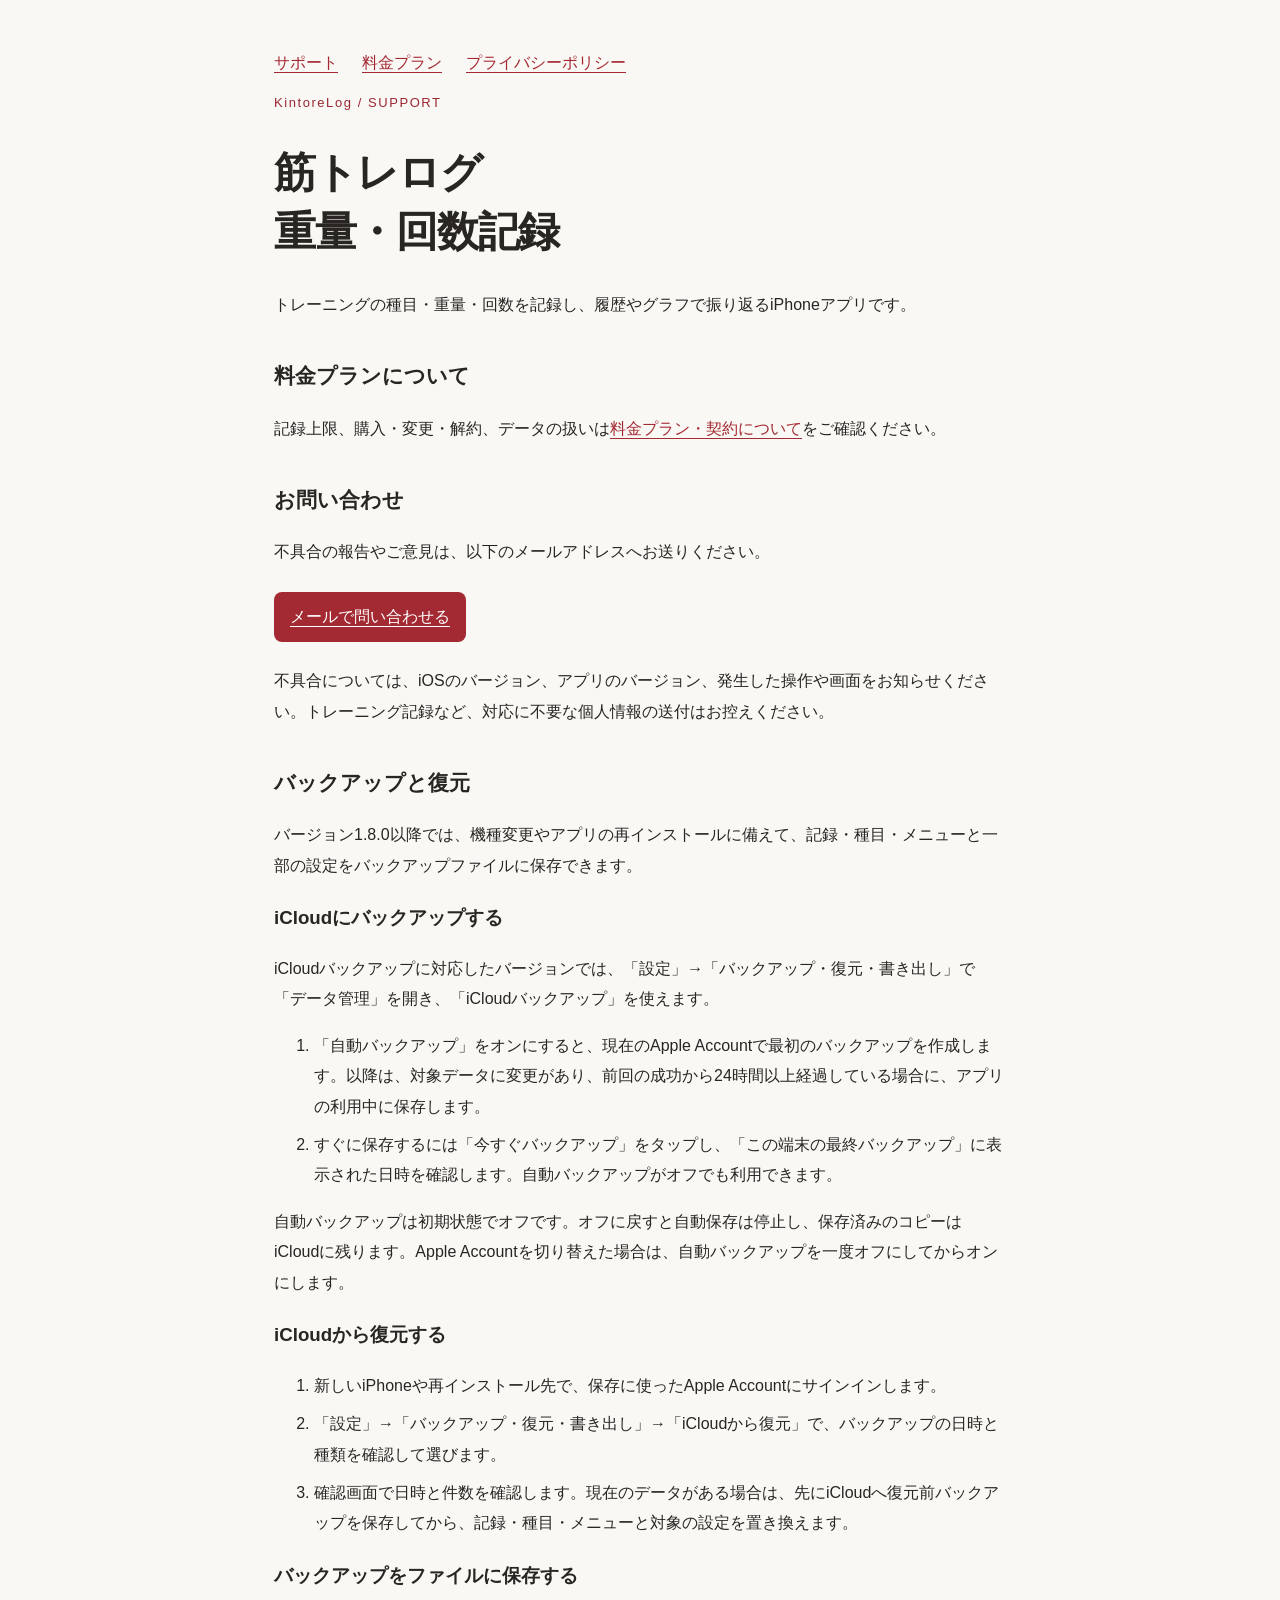
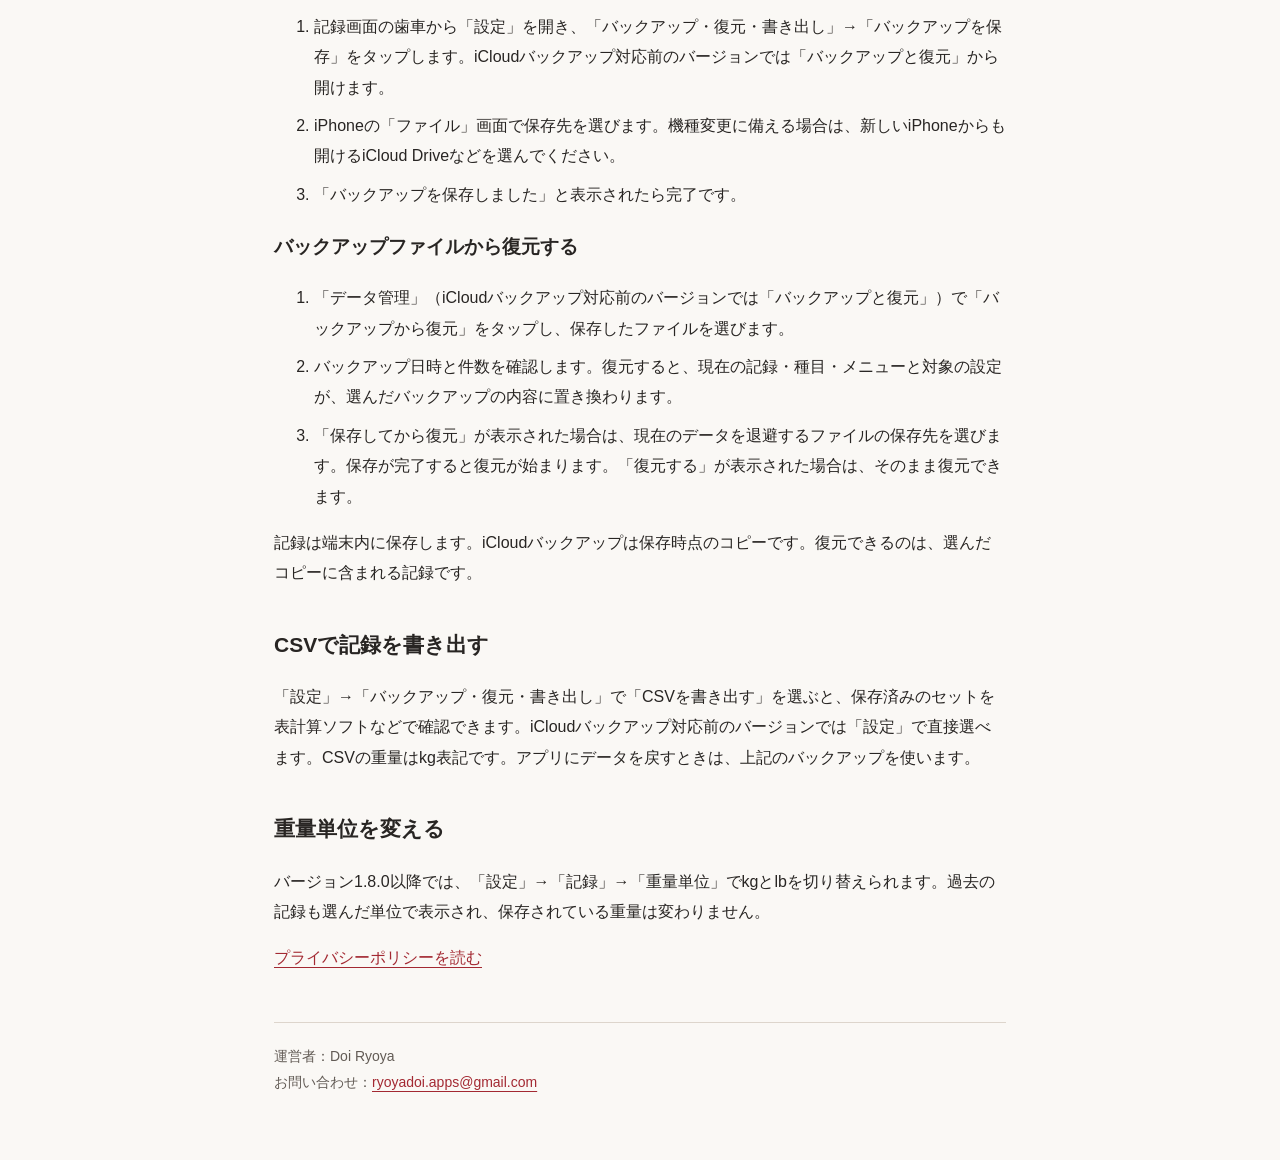
<file: index.html>
<!doctype html><html lang="ja"><head><meta charset="utf-8"><meta name="viewport" content="width=device-width, initial-scale=1"><title>サポート | 筋トレログ</title><link rel="stylesheet" href="style.css"></head><body><main><nav aria-label="ページ"><a href="index.html">サポート</a><a href="subscriptions.html">料金プラン</a><a href="privacy.html">プライバシーポリシー</a></nav><p class="label">KintoreLog / SUPPORT</p><h1>筋トレログ<br>重量・回数記録</h1><p>トレーニングの種目・重量・回数を記録し、履歴やグラフで振り返るiPhoneアプリです。</p><h2>料金プランについて</h2><p>記録上限、購入・変更・解約、データの扱いは<a href="subscriptions.html">料金プラン・契約について</a>をご確認ください。</p><h2>お問い合わせ</h2><p>不具合の報告やご意見は、以下のメールアドレスへお送りください。</p><a class="contact" href="mailto:ryoyadoi.apps@gmail.com">メールで問い合わせる</a><p>不具合については、iOSのバージョン、アプリのバージョン、発生した操作や画面をお知らせください。トレーニング記録など、対応に不要な個人情報の送付はお控えください。</p>
<h2 id="backup">バックアップと復元</h2>
<p>バージョン1.8.0以降では、機種変更やアプリの再インストールに備えて、記録・種目・メニューと一部の設定をバックアップファイルに保存できます。</p>
<h3 id="icloud-backup">iCloudにバックアップする</h3>
<p>iCloudバックアップに対応したバージョンでは、「設定」→「バックアップ・復元・書き出し」で「データ管理」を開き、「iCloudバックアップ」を使えます。</p>
<ol>
  <li>「自動バックアップ」をオンにすると、現在のApple Accountで最初のバックアップを作成します。以降は、対象データに変更があり、前回の成功から24時間以上経過している場合に、アプリの利用中に保存します。</li>
  <li>すぐに保存するには「今すぐバックアップ」をタップし、「この端末の最終バックアップ」に表示された日時を確認します。自動バックアップがオフでも利用できます。</li>
</ol>
<p>自動バックアップは初期状態でオフです。オフに戻すと自動保存は停止し、保存済みのコピーはiCloudに残ります。Apple Accountを切り替えた場合は、自動バックアップを一度オフにしてからオンにします。</p>
<h3>iCloudから復元する</h3>
<ol>
  <li>新しいiPhoneや再インストール先で、保存に使ったApple Accountにサインインします。</li>
  <li>「設定」→「バックアップ・復元・書き出し」→「iCloudから復元」で、バックアップの日時と種類を確認して選びます。</li>
  <li>確認画面で日時と件数を確認します。現在のデータがある場合は、先にiCloudへ復元前バックアップを保存してから、記録・種目・メニューと対象の設定を置き換えます。</li>
</ol>
<h3>バックアップをファイルに保存する</h3>
<ol>
  <li>記録画面の歯車から「設定」を開き、「バックアップ・復元・書き出し」→「バックアップを保存」をタップします。iCloudバックアップ対応前のバージョンでは「バックアップと復元」から開けます。</li>
  <li>iPhoneの「ファイル」画面で保存先を選びます。機種変更に備える場合は、新しいiPhoneからも開けるiCloud Driveなどを選んでください。</li>
  <li>「バックアップを保存しました」と表示されたら完了です。</li>
</ol>
<h3>バックアップファイルから復元する</h3>
<ol>
  <li>「データ管理」（iCloudバックアップ対応前のバージョンでは「バックアップと復元」）で「バックアップから復元」をタップし、保存したファイルを選びます。</li>
  <li>バックアップ日時と件数を確認します。復元すると、現在の記録・種目・メニューと対象の設定が、選んだバックアップの内容に置き換わります。</li>
  <li>「保存してから復元」が表示された場合は、現在のデータを退避するファイルの保存先を選びます。保存が完了すると復元が始まります。「復元する」が表示された場合は、そのまま復元できます。</li>
</ol>
<p>記録は端末内に保存します。iCloudバックアップは保存時点のコピーです。復元できるのは、選んだコピーに含まれる記録です。</p>
<h2 id="csv">CSVで記録を書き出す</h2>
<p>「設定」→「バックアップ・復元・書き出し」で「CSVを書き出す」を選ぶと、保存済みのセットを表計算ソフトなどで確認できます。iCloudバックアップ対応前のバージョンでは「設定」で直接選べます。CSVの重量はkg表記です。アプリにデータを戻すときは、上記のバックアップを使います。</p>
<h2 id="weight-unit">重量単位を変える</h2>
<p>バージョン1.8.0以降では、「設定」→「記録」→「重量単位」でkgとlbを切り替えられます。過去の記録も選んだ単位で表示され、保存されている重量は変わりません。</p>
<p><a href="privacy.html">プライバシーポリシーを読む</a></p>
<footer>運営者：Doi Ryoya<br>お問い合わせ：<a href="mailto:ryoyadoi.apps@gmail.com">ryoyadoi.apps@gmail.com</a></footer></main></body></html>
</file>
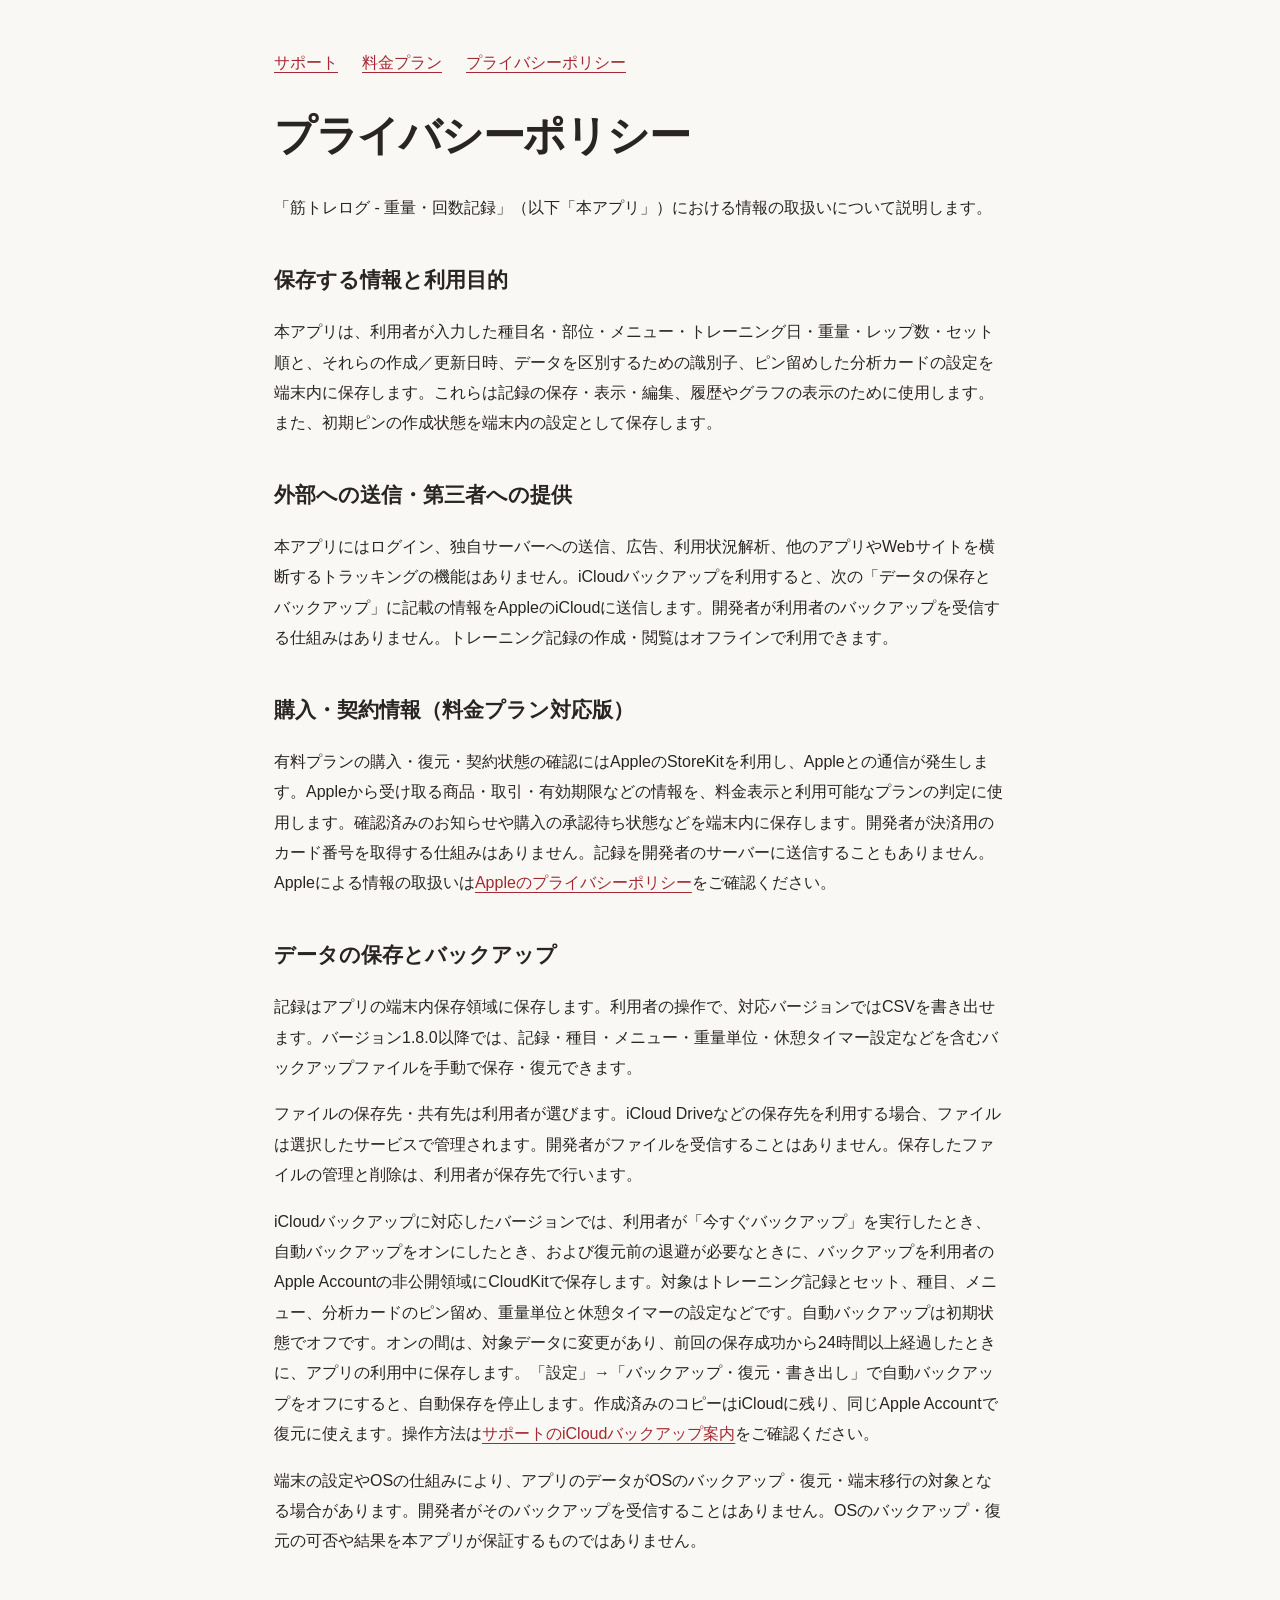
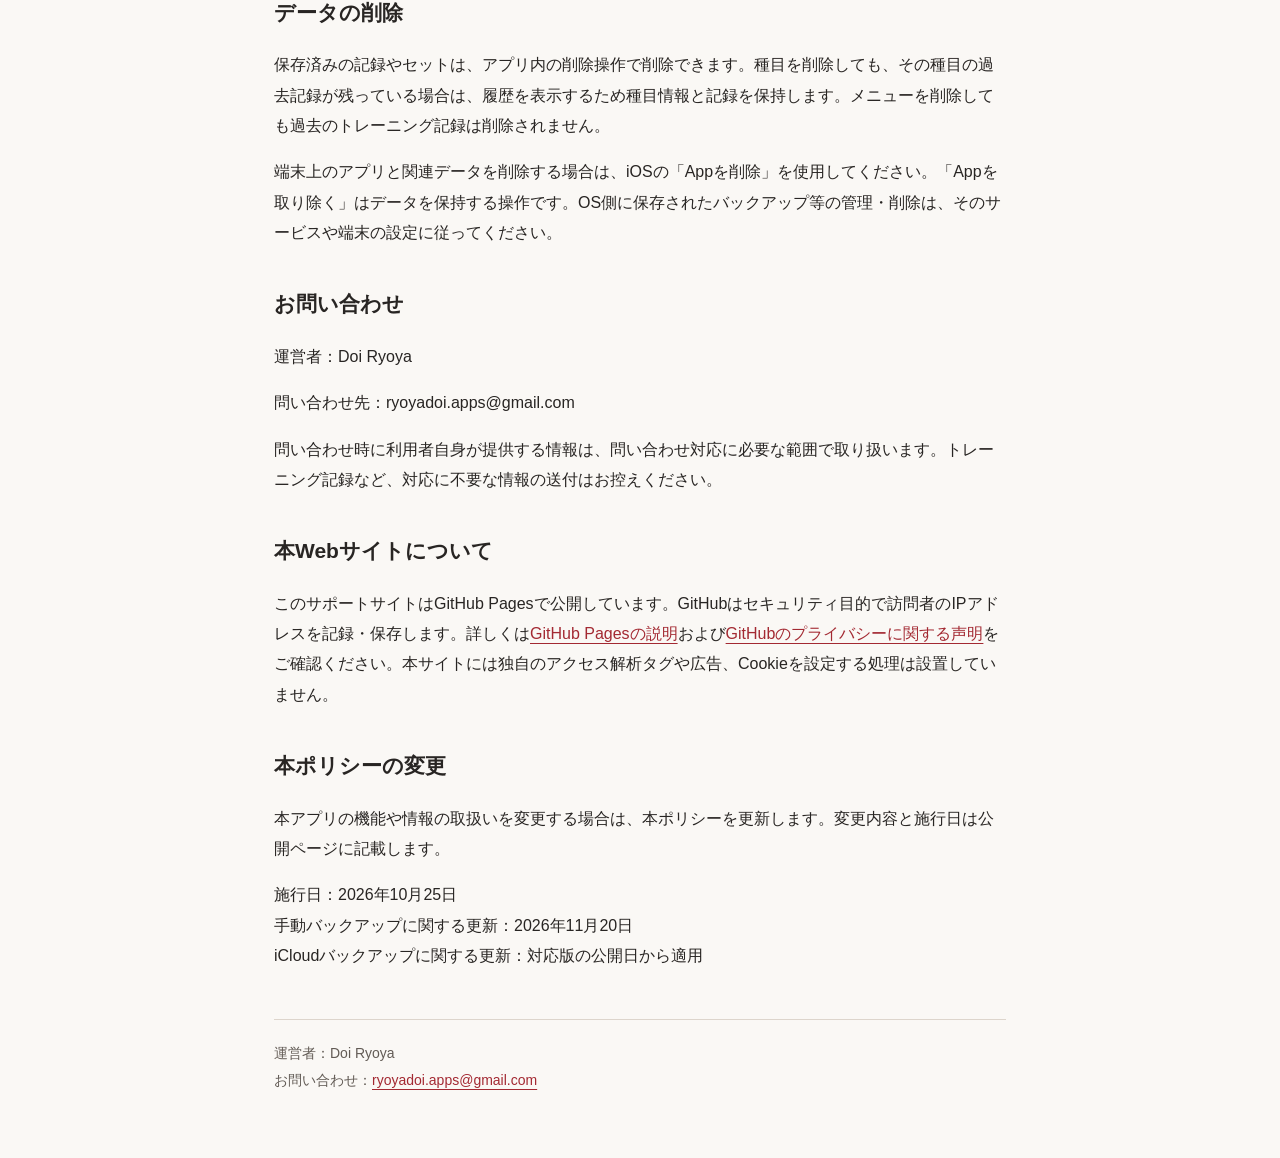
<file: privacy.html>
<!doctype html><html lang="ja"><head><meta charset="utf-8"><meta name="viewport" content="width=device-width, initial-scale=1"><title>プライバシーポリシー | 筋トレログ</title><link rel="stylesheet" href="style.css"></head><body><main><nav aria-label="ページ"><a href="index.html">サポート</a><a href="subscriptions.html">料金プラン</a><a href="privacy.html">プライバシーポリシー</a></nav><h1>プライバシーポリシー</h1><p>「筋トレログ - 重量・回数記録」（以下「本アプリ」）における情報の取扱いについて説明します。</p><h2>保存する情報と利用目的</h2><p>本アプリは、利用者が入力した種目名・部位・メニュー・トレーニング日・重量・レップ数・セット順と、それらの作成／更新日時、データを区別するための識別子、ピン留めした分析カードの設定を端末内に保存します。これらは記録の保存・表示・編集、履歴やグラフの表示のために使用します。また、初期ピンの作成状態を端末内の設定として保存します。</p><h2>外部への送信・第三者への提供</h2><p>本アプリにはログイン、独自サーバーへの送信、広告、利用状況解析、他のアプリやWebサイトを横断するトラッキングの機能はありません。iCloudバックアップを利用すると、次の「データの保存とバックアップ」に記載の情報をAppleのiCloudに送信します。開発者が利用者のバックアップを受信する仕組みはありません。トレーニング記録の作成・閲覧はオフラインで利用できます。</p><h2>購入・契約情報（料金プラン対応版）</h2><p>有料プランの購入・復元・契約状態の確認にはAppleのStoreKitを利用し、Appleとの通信が発生します。Appleから受け取る商品・取引・有効期限などの情報を、料金表示と利用可能なプランの判定に使用します。確認済みのお知らせや購入の承認待ち状態などを端末内に保存します。開発者が決済用のカード番号を取得する仕組みはありません。記録を開発者のサーバーに送信することもありません。Appleによる情報の取扱いは<a href="https://www.apple.com/legal/privacy/jp/">Appleのプライバシーポリシー</a>をご確認ください。</p><h2>データの保存とバックアップ</h2><p>記録はアプリの端末内保存領域に保存します。利用者の操作で、対応バージョンではCSVを書き出せます。バージョン1.8.0以降では、記録・種目・メニュー・重量単位・休憩タイマー設定などを含むバックアップファイルを手動で保存・復元できます。</p><p>ファイルの保存先・共有先は利用者が選びます。iCloud Driveなどの保存先を利用する場合、ファイルは選択したサービスで管理されます。開発者がファイルを受信することはありません。保存したファイルの管理と削除は、利用者が保存先で行います。</p><p>iCloudバックアップに対応したバージョンでは、利用者が「今すぐバックアップ」を実行したとき、自動バックアップをオンにしたとき、および復元前の退避が必要なときに、バックアップを利用者のApple Accountの非公開領域にCloudKitで保存します。対象はトレーニング記録とセット、種目、メニュー、分析カードのピン留め、重量単位と休憩タイマーの設定などです。自動バックアップは初期状態でオフです。オンの間は、対象データに変更があり、前回の保存成功から24時間以上経過したときに、アプリの利用中に保存します。「設定」→「バックアップ・復元・書き出し」で自動バックアップをオフにすると、自動保存を停止します。作成済みのコピーはiCloudに残り、同じApple Accountで復元に使えます。操作方法は<a href="index.html#icloud-backup">サポートのiCloudバックアップ案内</a>をご確認ください。</p><p>端末の設定やOSの仕組みにより、アプリのデータがOSのバックアップ・復元・端末移行の対象となる場合があります。開発者がそのバックアップを受信することはありません。OSのバックアップ・復元の可否や結果を本アプリが保証するものではありません。</p><h2>データの削除</h2><p>保存済みの記録やセットは、アプリ内の削除操作で削除できます。種目を削除しても、その種目の過去記録が残っている場合は、履歴を表示するため種目情報と記録を保持します。メニューを削除しても過去のトレーニング記録は削除されません。</p><p>端末上のアプリと関連データを削除する場合は、iOSの「Appを削除」を使用してください。「Appを取り除く」はデータを保持する操作です。OS側に保存されたバックアップ等の管理・削除は、そのサービスや端末の設定に従ってください。</p><h2>お問い合わせ</h2><p>運営者：Doi Ryoya</p><p>問い合わせ先：ryoyadoi.apps@gmail.com</p><p>問い合わせ時に利用者自身が提供する情報は、問い合わせ対応に必要な範囲で取り扱います。トレーニング記録など、対応に不要な情報の送付はお控えください。</p><h2>本Webサイトについて</h2><p>このサポートサイトはGitHub Pagesで公開しています。GitHubはセキュリティ目的で訪問者のIPアドレスを記録・保存します。詳しくは<a href="https://docs.github.com/en/pages/getting-started-with-github-pages/what-is-github-pages#data-collection">GitHub Pagesの説明</a>および<a href="https://docs.github.com/en/site-policy/privacy-policies/github-general-privacy-statement">GitHubのプライバシーに関する声明</a>をご確認ください。本サイトには独自のアクセス解析タグや広告、Cookieを設定する処理は設置していません。</p><h2>本ポリシーの変更</h2><p>本アプリの機能や情報の取扱いを変更する場合は、本ポリシーを更新します。変更内容と施行日は公開ページに記載します。</p><p>施行日：2026年10月25日<br>手動バックアップに関する更新：2026年11月20日<br>iCloudバックアップに関する更新：対応版の公開日から適用</p><footer>運営者：Doi Ryoya<br>お問い合わせ：<a href="mailto:ryoyadoi.apps@gmail.com">ryoyadoi.apps@gmail.com</a></footer></main></body></html>
</file>
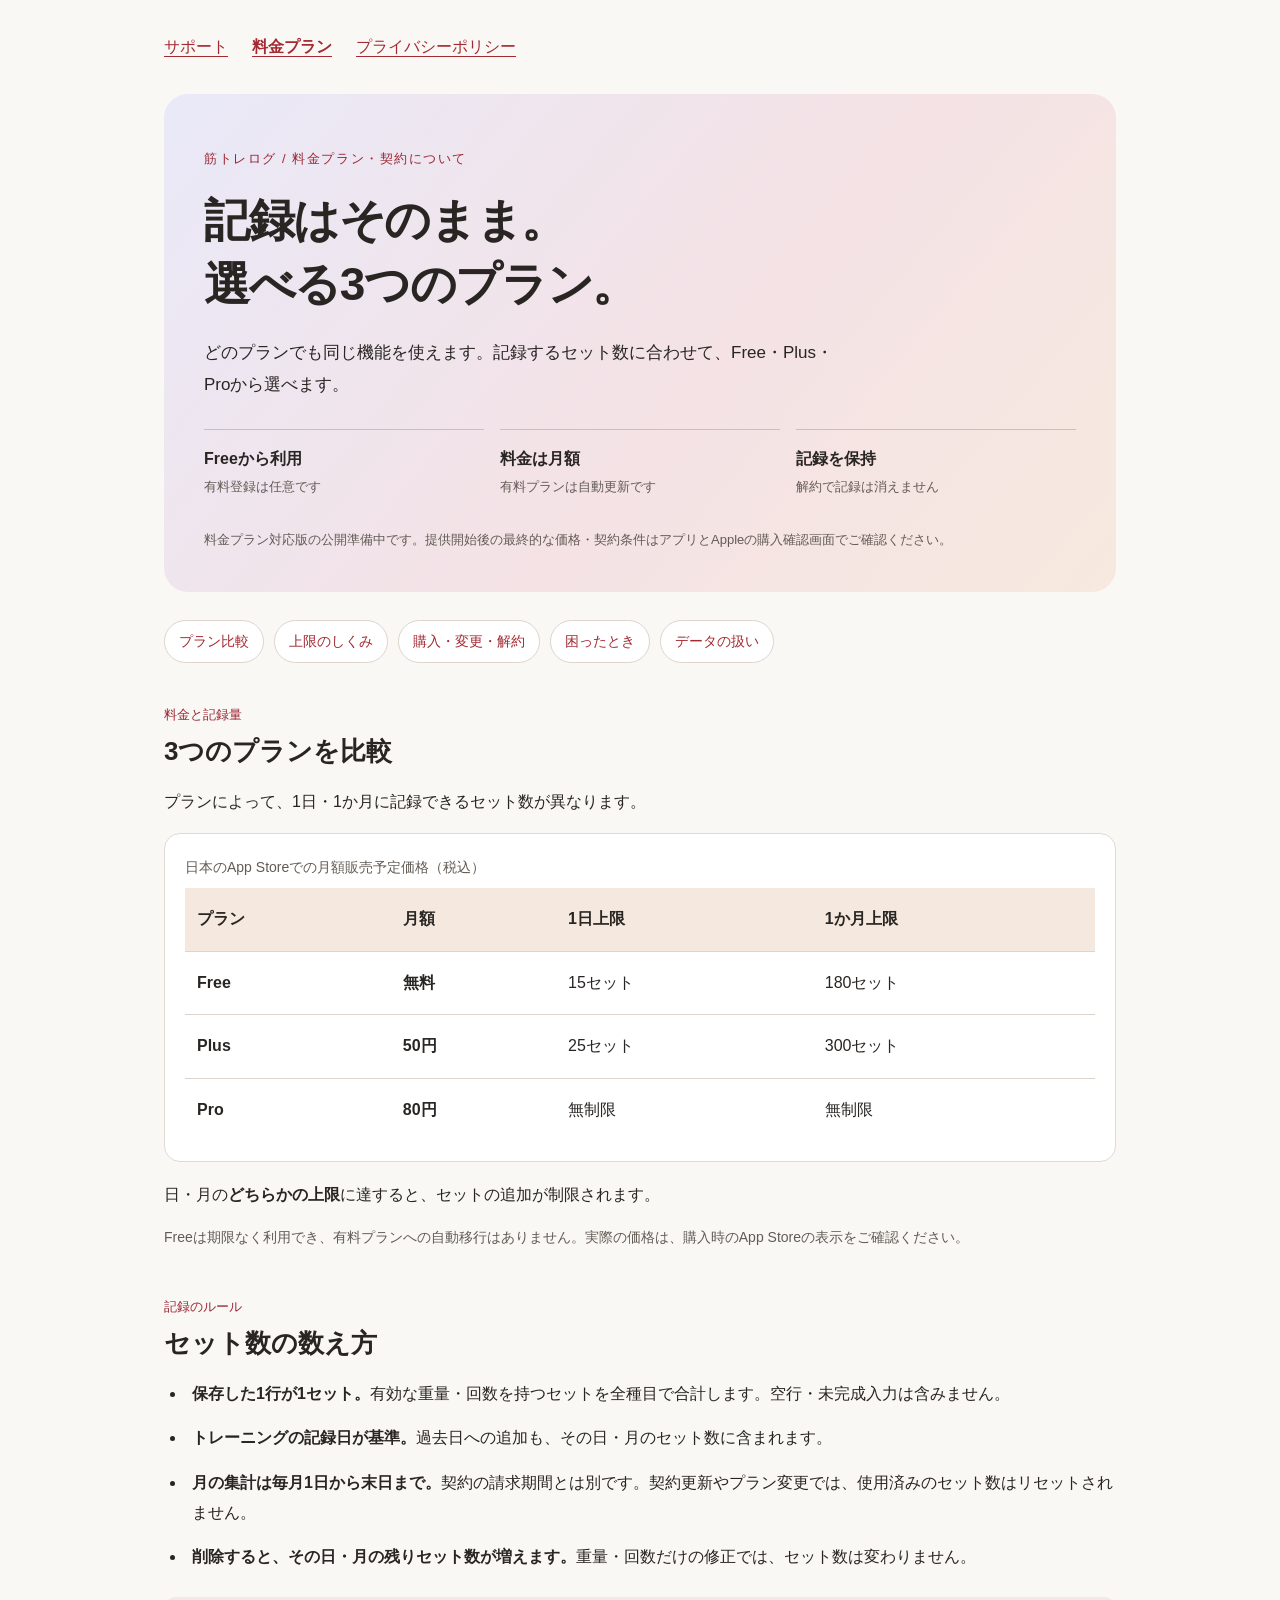
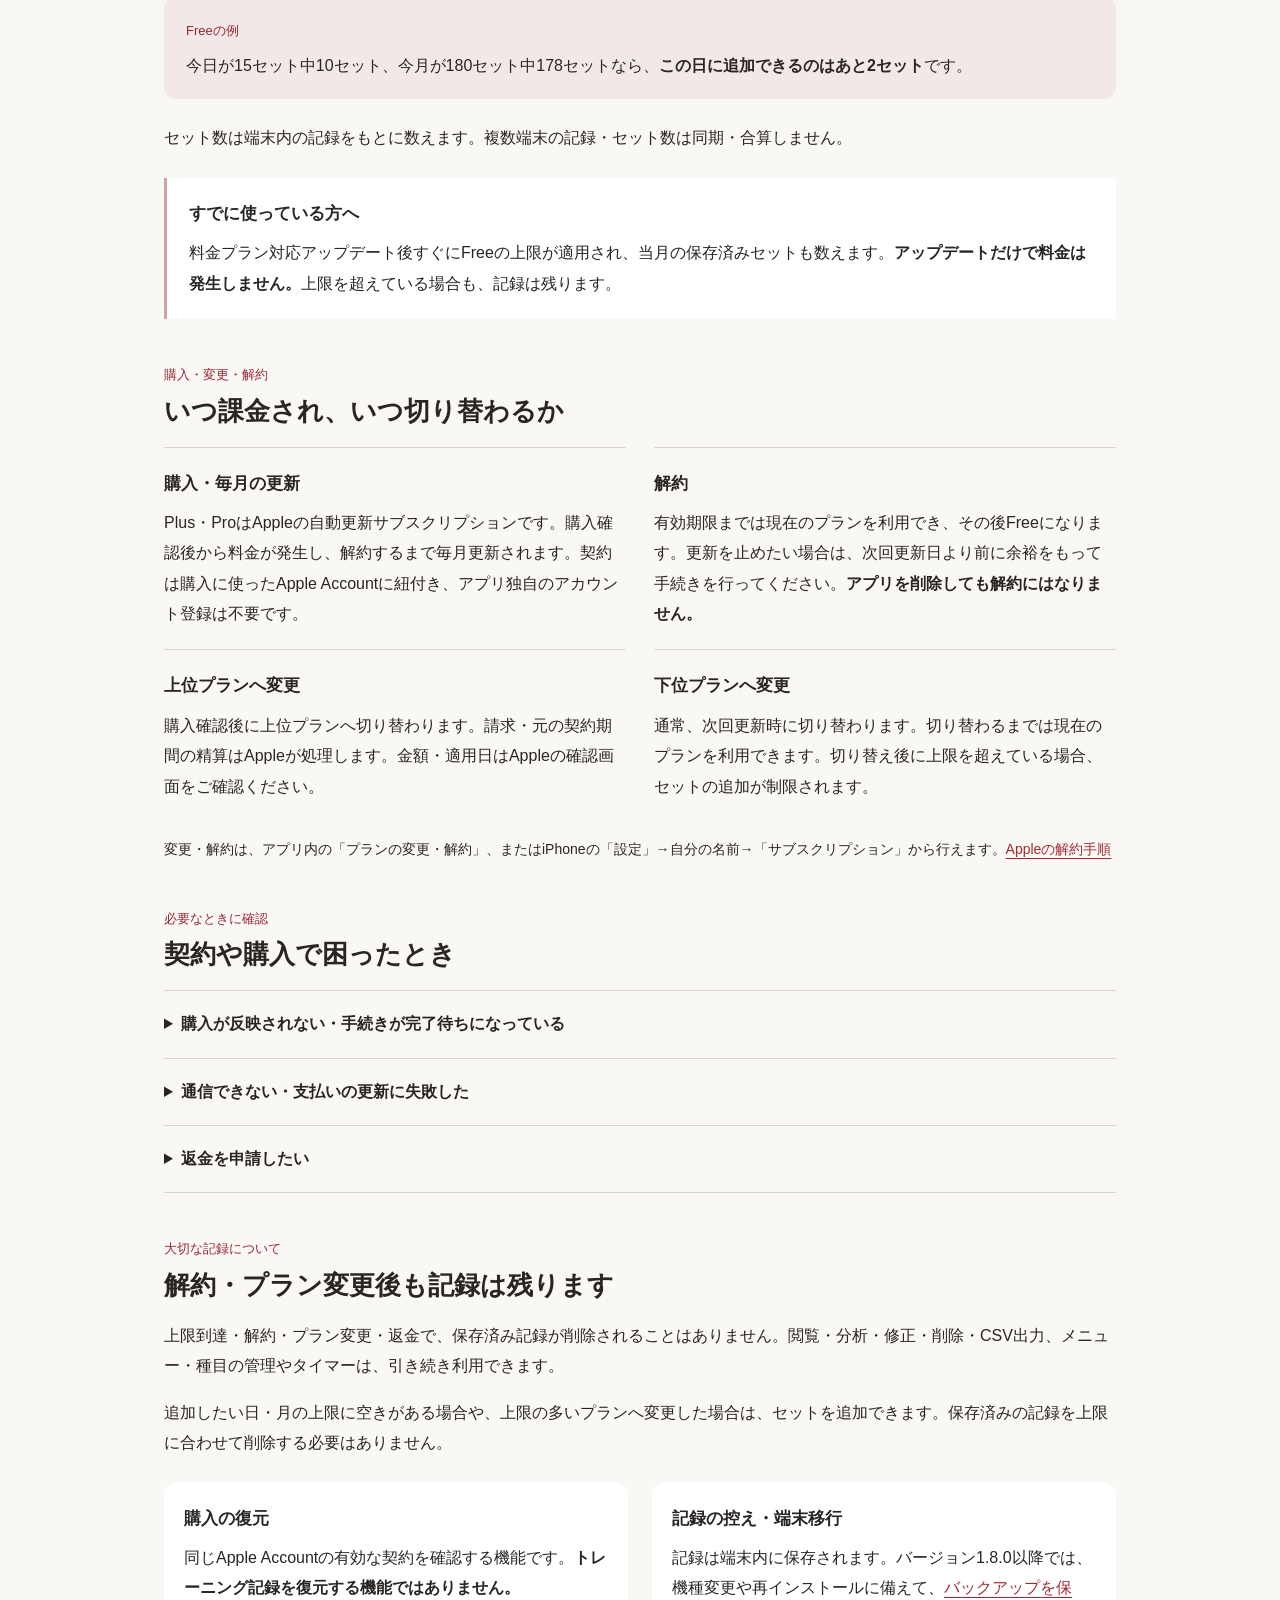
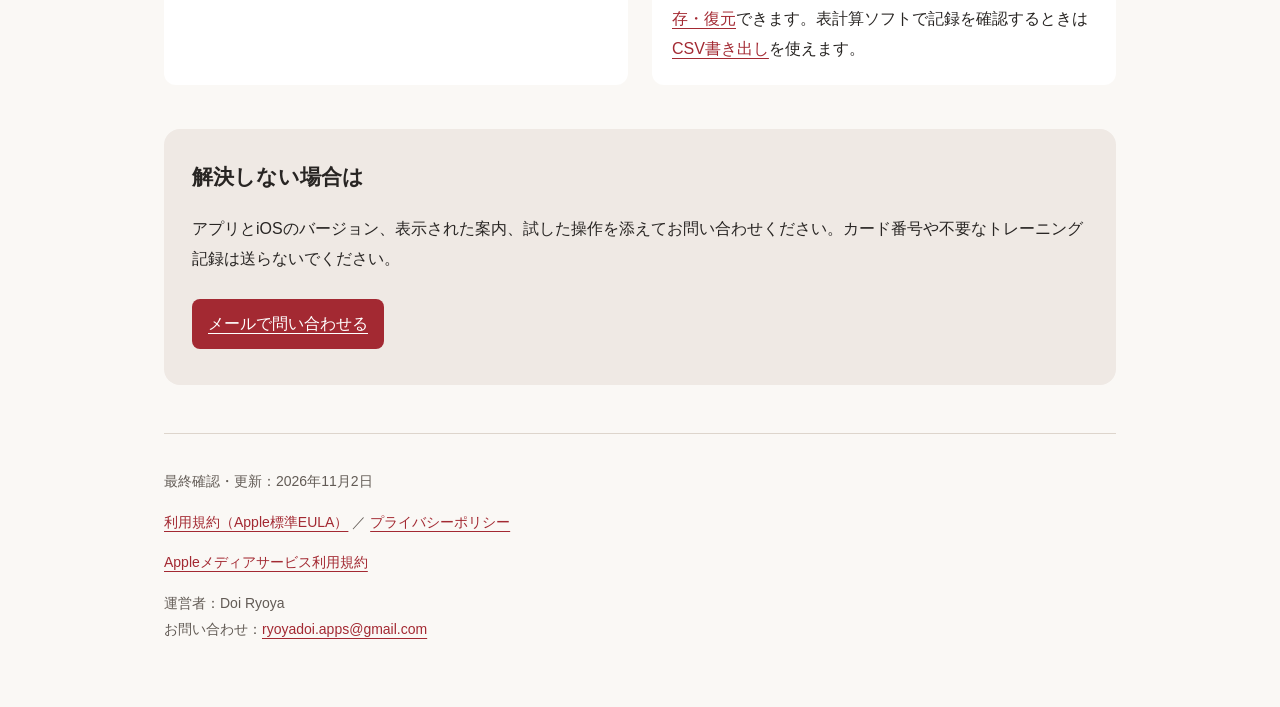
<file: subscriptions.html>
<!doctype html>
<html lang="ja">
<head><meta charset="utf-8"><meta name="viewport" content="width=device-width, initial-scale=1"><meta name="description" content="筋トレログのFree・Plus・Proの月額料金と記録上限、変更・解約、保存済みデータの扱いをご案内します。"><title>料金プラン・契約について | 筋トレログ</title><link rel="stylesheet" href="style.css"></head>
<body><main class="plans-page">
<nav aria-label="ページ"><a href="index.html">サポート</a><a href="subscriptions.html" aria-current="page">料金プラン</a><a href="privacy.html">プライバシーポリシー</a></nav>
<header class="plans-hero">
<p class="label">筋トレログ / 料金プラン・契約について</p>
<h1>記録はそのまま。<br>選べる3つのプラン。</h1>
<p class="hero-lead">どのプランでも同じ機能を使えます。記録するセット数に合わせて、Free・Plus・Proから選べます。</p>
<div class="hero-facts"><div><strong>Freeから利用</strong><span>有料登録は任意です</span></div><div><strong>料金は月額</strong><span>有料プランは自動更新です</span></div><div><strong>記録を保持</strong><span>解約で記録は消えません</span></div></div>
<p class="release-note">料金プラン対応版の公開準備中です。提供開始後の最終的な価格・契約条件はアプリとAppleの購入確認画面でご確認ください。</p>
</header>
<nav class="page-toc" aria-label="このページの内容"><a href="#plans">プラン比較</a><a href="#limits">上限のしくみ</a><a href="#contract">購入・変更・解約</a><a href="#help">困ったとき</a><a href="#data">データの扱い</a></nav>
<section class="content-section" id="plans">
<p class="section-kicker">料金と記録量</p><h2>3つのプランを比較</h2><p>プランによって、1日・1か月に記録できるセット数が異なります。</p>
<div class="comparison-wrap"><table><caption>日本のApp Storeでの月額販売予定価格（税込）</caption><thead><tr><th scope="col">プラン</th><th scope="col">月額</th><th scope="col">1日上限</th><th scope="col">1か月上限</th></tr></thead><tbody><tr><th scope="row">Free</th><td><strong>無料</strong></td><td>15セット</td><td>180セット</td></tr><tr><th scope="row">Plus</th><td><strong>50円</strong></td><td>25セット</td><td>300セット</td></tr><tr><th scope="row">Pro</th><td><strong>80円</strong></td><td>無制限</td><td>無制限</td></tr></tbody></table></div>
<p class="key-message">日・月の<strong>どちらかの上限</strong>に達すると、セットの追加が制限されます。</p><p class="small-copy">Freeは期限なく利用でき、有料プランへの自動移行はありません。実際の価格は、購入時のApp Storeの表示をご確認ください。</p>
</section>
<section class="content-section" id="limits">
<p class="section-kicker">記録のルール</p><h2>セット数の数え方</h2>
<ul class="clean-list">
<li><strong>保存した1行が1セット。</strong>有効な重量・回数を持つセットを全種目で合計します。空行・未完成入力は含みません。</li>
<li><strong>トレーニングの記録日が基準。</strong>過去日への追加も、その日・月のセット数に含まれます。</li>
<li><strong>月の集計は毎月1日から末日まで。</strong>契約の請求期間とは別です。契約更新やプラン変更では、使用済みのセット数はリセットされません。</li>
<li><strong>削除すると、その日・月の残りセット数が増えます。</strong>重量・回数だけの修正では、セット数は変わりません。</li>
</ul>
<div class="worked-example"><span class="example-label">Freeの例</span><p>今日が15セット中10セット、今月が180セット中178セットなら、<strong>この日に追加できるのはあと2セット</strong>です。</p></div>
<p>セット数は端末内の記録をもとに数えます。複数端末の記録・セット数は同期・合算しません。</p>
<div class="quiet-note"><h3>すでに使っている方へ</h3><p>料金プラン対応アップデート後すぐにFreeの上限が適用され、当月の保存済みセットも数えます。<strong>アップデートだけで料金は発生しません。</strong>上限を超えている場合も、記録は残ります。</p></div>
</section>
<section class="content-section" id="contract">
<p class="section-kicker">購入・変更・解約</p><h2>いつ課金され、いつ切り替わるか</h2>
<div class="contract-list"><div><h3>購入・毎月の更新</h3><p>Plus・ProはAppleの自動更新サブスクリプションです。購入確認後から料金が発生し、解約するまで毎月更新されます。契約は購入に使ったApple Accountに紐付き、アプリ独自のアカウント登録は不要です。</p></div><div><h3>解約</h3><p>有効期限までは現在のプランを利用でき、その後Freeになります。更新を止めたい場合は、次回更新日より前に余裕をもって手続きを行ってください。<strong>アプリを削除しても解約にはなりません。</strong></p></div><div><h3>上位プランへ変更</h3><p>購入確認後に上位プランへ切り替わります。請求・元の契約期間の精算はAppleが処理します。金額・適用日はAppleの確認画面をご確認ください。</p></div><div><h3>下位プランへ変更</h3><p>通常、次回更新時に切り替わります。切り替わるまでは現在のプランを利用できます。切り替え後に上限を超えている場合、セットの追加が制限されます。</p></div></div>
<p class="action-note">変更・解約は、アプリ内の「プランの変更・解約」、またはiPhoneの「設定」→自分の名前→「サブスクリプション」から行えます。<a href="https://support.apple.com/ja-jp/118428">Appleの解約手順</a></p>
</section>
<section class="content-section" id="help">
<p class="section-kicker">必要なときに確認</p><h2>契約や購入で困ったとき</h2>
<details class="help-item"><summary>購入が反映されない・手続きが完了待ちになっている</summary><div><p>再購入せず、利用状況画面を下へ引いて再確認するか、「購入を復元」をお試しください。App Store（メディアと購入）で購入時と同じApple Accountを使っているか、Appleの購読管理もご確認ください。</p><p>保護者の承認や支払いの認証が必要な場合は、その完了後に反映されます。契約変更の反映に時間がかかる場合もあります。解決しない場合はサポートへお問い合わせください。</p></div></details>
<details class="help-item"><summary>通信できない・支払いの更新に失敗した</summary><div><p>端末で確認できる有効な契約情報を利用します。期限後の更新を確認できない場合、有料枠の追加に通信・再確認が必要になることがあります。<strong>確認できないだけで解約されたとは限りません。</strong>記録の扱いは<a href="#data">データの扱い</a>をご確認ください。</p><p>Appleの請求猶予が適用されている間は現在のプランを利用できます。猶予のない支払い再試行中や猶予終了後は、確認できた契約状態に応じてFreeの上限を適用します。Appleの案内に従い支払い方法をご確認ください。</p></div></details>
<details class="help-item"><summary>返金を申請したい</summary><div><p><strong>解約と返金申請は別の手続きです。</strong>返金の可否はAppleの判断・適用条件によります。<a href="https://reportaproblem.apple.com/">Appleへ返金を申請</a>してください。</p><p>返金・購入の取消が反映されると、対象の有料プランは利用できなくなります。<a href="https://support.apple.com/ja-jp/118223">Appleの返金案内</a></p></div></details>
</section>
<section class="content-section" id="data">
<p class="section-kicker">大切な記録について</p><h2>解約・プラン変更後も記録は残ります</h2>
<p>上限到達・解約・プラン変更・返金で、保存済み記録が削除されることはありません。閲覧・分析・修正・削除・CSV出力、メニュー・種目の管理やタイマーは、引き続き利用できます。</p>
<p>追加したい日・月の上限に空きがある場合や、上限の多いプランへ変更した場合は、セットを追加できます。保存済みの記録を上限に合わせて削除する必要はありません。</p>
<div class="data-pair"><div><h3>購入の復元</h3><p>同じApple Accountの有効な契約を確認する機能です。<strong>トレーニング記録を復元する機能ではありません。</strong></p></div><div><h3>記録の控え・端末移行</h3><p>記録は端末内に保存されます。バージョン1.8.0以降では、機種変更や再インストールに備えて、<a href="index.html#backup">バックアップを保存・復元</a>できます。表計算ソフトで記録を確認するときは<a href="index.html#csv">CSV書き出し</a>を使えます。</p></div></div>
</section>
<section class="support-callout"><h2>解決しない場合は</h2><p>アプリとiOSのバージョン、表示された案内、試した操作を添えてお問い合わせください。カード番号や不要なトレーニング記録は送らないでください。</p><a class="contact" href="mailto:ryoyadoi.apps@gmail.com">メールで問い合わせる</a></section>
<footer><p>最終確認・更新：2026年11月2日</p><p><a href="https://www.apple.com/legal/internet-services/itunes/dev/stdeula/">利用規約（Apple標準EULA）</a> ／ <a href="privacy.html">プライバシーポリシー</a></p><p><a href="https://www.apple.com/legal/internet-services/itunes/jp/terms.html">Appleメディアサービス利用規約</a></p>運営者：Doi Ryoya<br>お問い合わせ：<a href="mailto:ryoyadoi.apps@gmail.com">ryoyadoi.apps@gmail.com</a></footer>
</main></body></html>
</file>
<file: style.css>
*{box-sizing:border-box}body{margin:0;font-family:-apple-system,BlinkMacSystemFont,"Hiragino Sans",sans-serif;color:#282523;background:#faf8f5;line-height:1.9}main{max-width:780px;margin:auto;padding:48px 24px 64px}nav{display:flex;gap:24px;flex-wrap:wrap}a{color:#a32932;text-underline-offset:4px}h1{font-size:clamp(28px,5vw,42px);line-height:1.4;letter-spacing:-.03em}h2{font-size:21px;margin-top:36px}p{overflow-wrap:anywhere}.label{font-size:13px;color:#9b2733;letter-spacing:.12em}.notice{padding:14px 18px;background:#f5e9df;border-left:3px solid #b87547}footer{border-top:1px solid #ddd5cc;margin-top:48px;padding-top:20px;font-size:14px;color:#625b55}.contact{display:inline-block;padding:10px 16px;background:#a32932;color:white;border-radius:8px;margin:8px 0}
.table-scroll{overflow-x:auto}table{width:100%;border-collapse:collapse;margin:16px 0}caption{text-align:left;font-size:14px;color:#625b55;margin-bottom:8px}th,td{text-align:left;padding:10px 8px;border-bottom:1px solid #ddd5cc}thead{background:#f5e9df}li{margin:8px 0}nav a[aria-current="page"]{font-weight:600}

/* Subscription guide: scoped to keep support and privacy pages unchanged. */
.plans-page{max-width:1000px;padding-top:32px}.plans-hero{margin-top:32px;padding:40px;border-radius:24px;background:linear-gradient(130deg,#e9e9f8 0%,#f4e2e5 55%,#f7e9df 100%)}.plans-hero h1{margin:16px 0 20px;font-size:clamp(30px,5vw,46px)}.hero-lead{max-width:650px;font-size:17px}.hero-facts{display:grid;grid-template-columns:repeat(3,minmax(0,1fr));gap:16px;margin:28px 0}.hero-facts div{border-top:1px solid #cdbdc1;padding-top:14px}.hero-facts strong,.hero-facts span{display:block}.hero-facts span{font-size:13px;color:#625b55}.release-note{font-size:13px;color:#625b55;margin-bottom:0}.page-toc{gap:10px;margin:28px 0 40px}.page-toc a{padding:7px 14px;border:1px solid #ddd5cc;border-radius:24px;text-decoration:none;font-size:14px;background:#fff}.content-section{scroll-margin-top:24px;margin:0 0 44px}.section-kicker{font-size:13px;color:#9b2733;margin:0 0 4px}.content-section h2{font-size:26px;line-height:1.5;margin:0 0 16px}.content-section h3{font-size:17px;margin:0 0 8px}.comparison-wrap{overflow-x:auto;background:#fff;border:1px solid #e2d9d3;border-radius:16px;padding:8px 20px}.comparison-wrap table{margin:12px 0}.comparison-wrap th,.comparison-wrap td{padding:16px 12px}.comparison-wrap tbody tr:last-child th,.comparison-wrap tbody tr:last-child td{border-bottom:0}.key-message{margin:18px 0 8px}.small-copy{font-size:14px;color:#625b55}.clean-list{padding-left:22px}.clean-list li{padding-left:6px;margin-bottom:14px}.worked-example{padding:18px 22px;background:#f2e8e7;border-radius:12px;margin:24px 0}.worked-example p{margin:6px 0 0}.example-label{font-size:13px;color:#9b2733}.quiet-note{padding:20px 22px;border-left:3px solid #caa3a2;background:#fff;margin-top:24px}.quiet-note p{margin:0}.contract-list{display:grid;grid-template-columns:repeat(2,minmax(0,1fr));gap:0 28px}.contract-list>div{padding:20px 0;border-top:1px solid #ddd5cc}.contract-list p{margin:0}.action-note{font-size:14px}.help-item{border-top:1px solid #ddd5cc}.help-item:last-child{border-bottom:1px solid #ddd5cc}.help-item summary{padding:18px 0;font-weight:600;cursor:pointer;min-height:44px}.help-item>div{padding:0 12px 16px}.help-item p{margin-top:0}.data-pair{display:grid;grid-template-columns:repeat(2,minmax(0,1fr));gap:24px;margin-top:24px}.data-pair>div{padding:20px;border-radius:12px;background:#fff}.data-pair p{margin:0}.support-callout{padding:28px;background:#efe9e4;border-radius:16px}.support-callout h2{margin-top:0}a:focus-visible,summary:focus-visible{outline:3px solid #a32932;outline-offset:4px}@media(max-width:600px){.plans-page{padding:24px 18px 40px}.plans-hero{padding:26px 22px;margin-top:24px;border-radius:18px}.hero-facts{grid-template-columns:1fr;gap:12px}.hero-facts div{padding-top:10px}.hero-facts span{display:inline;margin-left:8px}.hero-facts strong{display:inline}.contract-list,.data-pair{grid-template-columns:1fr}.comparison-wrap{padding:8px 10px}.comparison-wrap th,.comparison-wrap td{padding:12px 7px;font-size:14px}.content-section h2{font-size:23px}.page-toc{margin-bottom:32px}.support-callout{padding:22px}}

@media(max-width:600px){.plans-hero h1{font-size:25px}}
</file>
